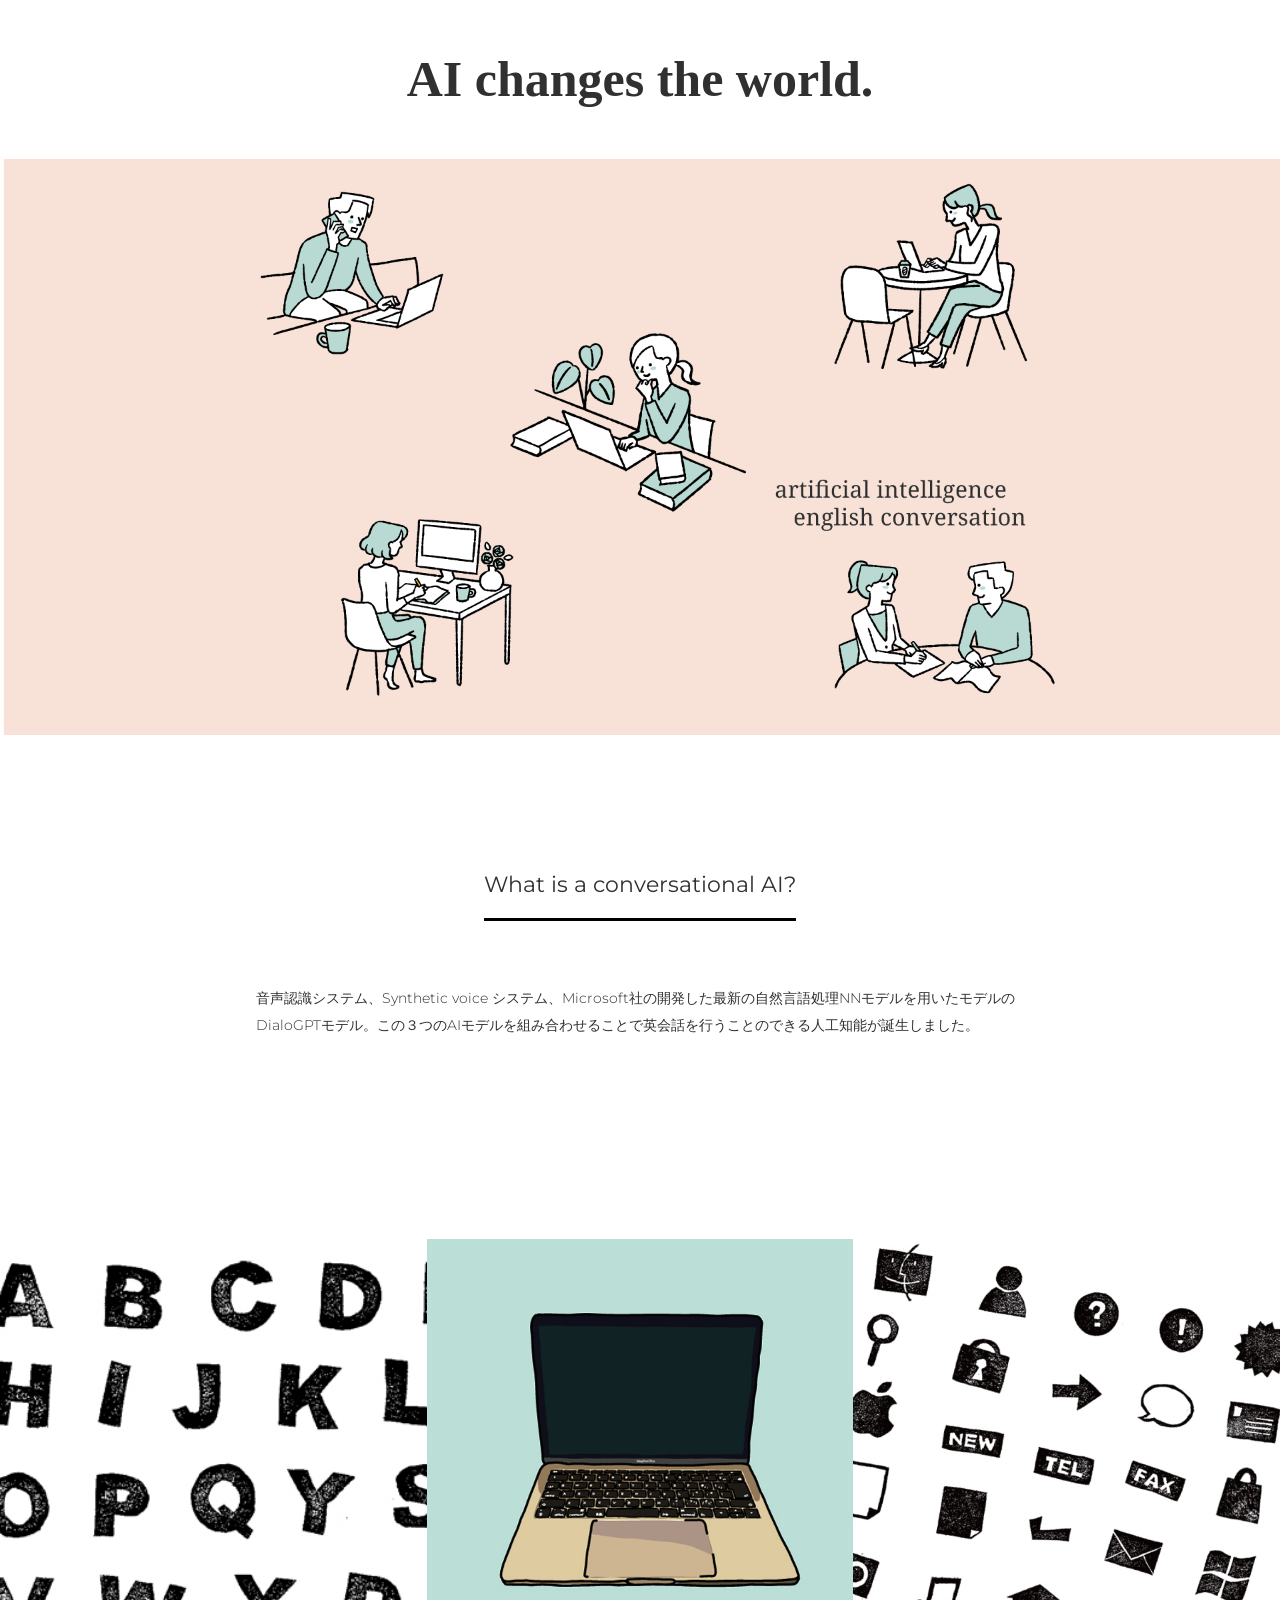
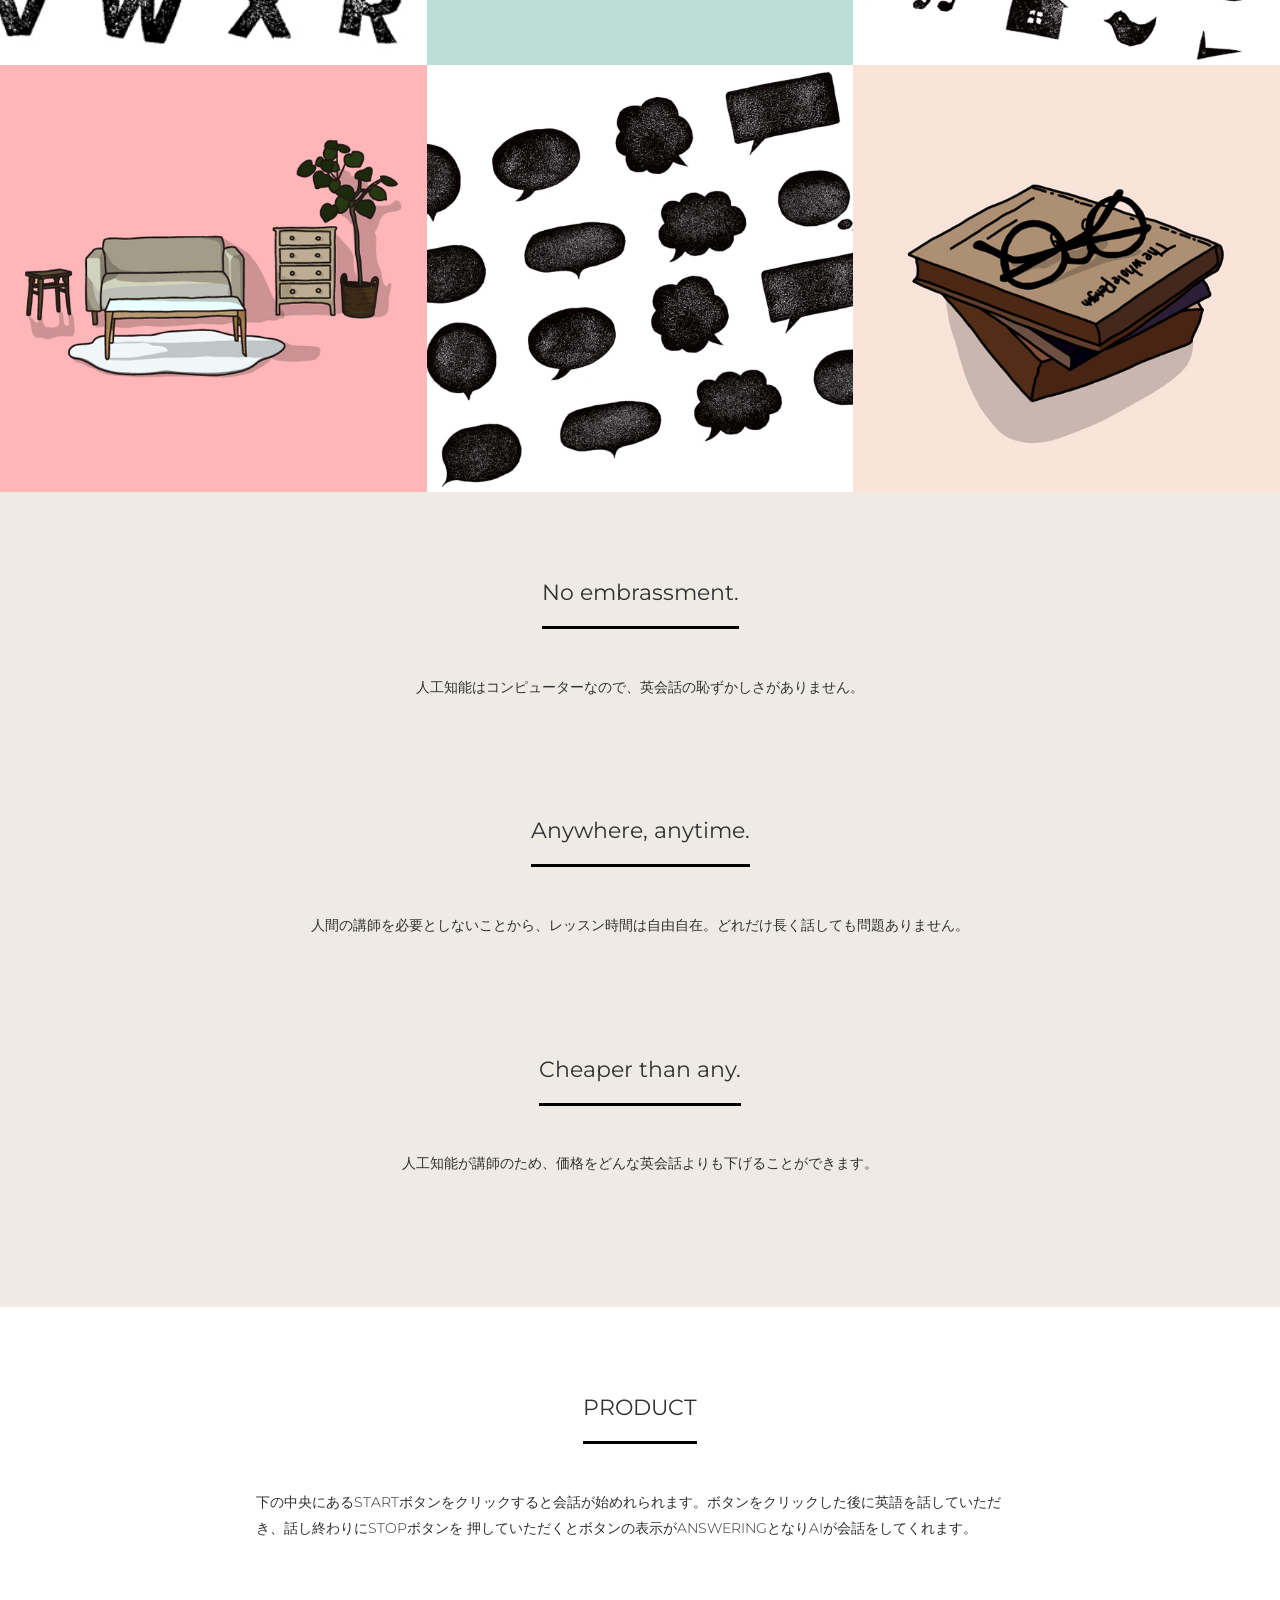
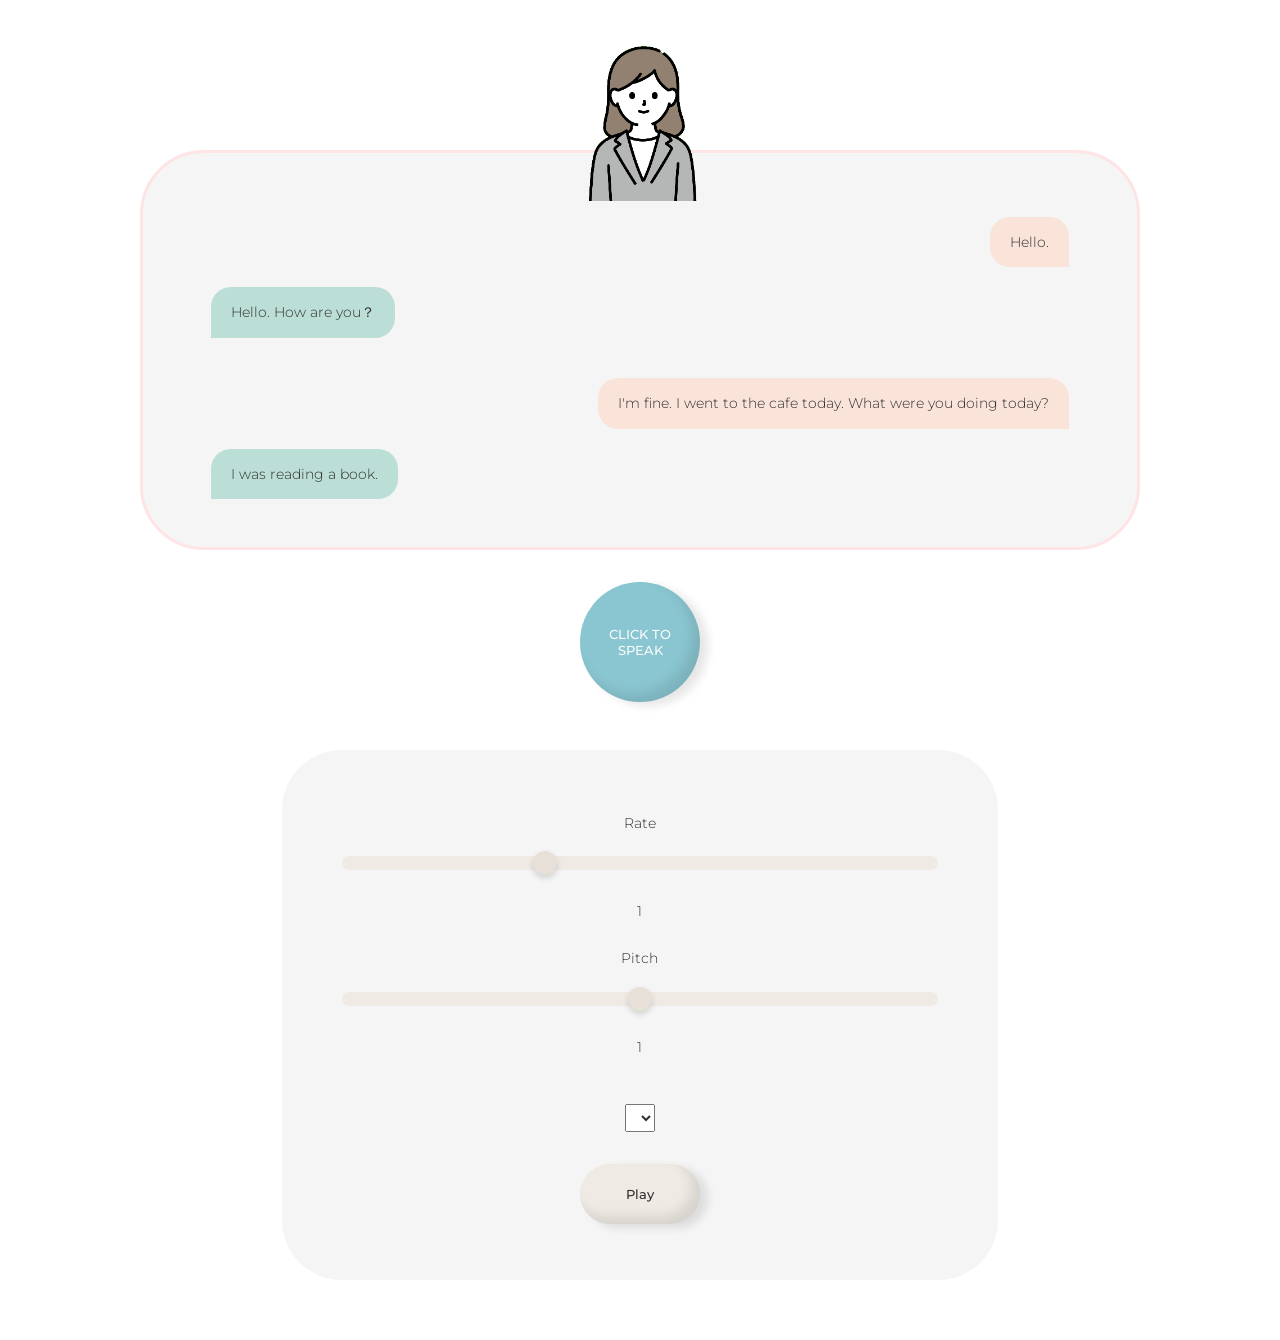
<file: apps/index.html>
<!DOCTYPE html>
<html lang="ja">
<head>
<script src="https://code.jquery.com/jquery-3.5.1.min.js"></script>
<script>
$(function () {
                $(".example4").click(function () {
                    $(this).toggleClass("click");
                });
            });

</script>
    <meta charset="UTF-8">
    <meta http-equiv="X-UA-Compatible" content="IE=edge, chrome=1">
    <meta name="viewport" content="width=device-width, initial-scale=1.0">
    <title>人工知能英会話</title>
    <link rel="stylesheet" href="style.css">
    <link rel="preconnect" href="https://fonts.googleapis.com">
    <link rel="preconnect" href="https://fonts.gstatic.com" crossorigin>
    <link href="https://fonts.googleapis.com/css2?family=Montserrat:wght@400;500&display=swap" rel="stylesheet">
</head>
<body>
    
    <!--説明部分-->
        <div id="wrapper">
            
        <div id="content">
            <h1> AI changes the world.</h1>
            <p id="mainImg"><img src="images/mainImg.png" alt=""></p>
            <!-- MESSAGE -->
            <section id="sec01">
                <header>
                    <h2><span>What is a conversational AI?</span></h2>
                </header>
                <div class="innerS">
                    音声認識システム、Synthetic voice
                    システム、Microsoft社の開発した最新の自然言語処理NNモデルを用いたモデルのDialoGPTモデル。この３つのAIモデルを組み合わせることで英会話を行うことのできる人工知能が誕生しました。
                </div>
            </section>
            <!-- // MESSAGE -->
            <!-- GALLERY -->
            <section id="sec02">
                <header>
                    <h2><span>GALLERY</span></h2>
                </header>
                <ul id="gallery">
                    <li><img src="images/photo01.jpg" width="360" height="350" alt=""></li>
                    <li><img src="images/photo02.jpg" width="360" height="350" alt=""></li>
                    <li><img src="images/photo03.jpg" width="360" height="350" alt=""></li>
                    <li><img src="images/photo04.jpg" width="360" height="350" alt=""></li>
                    <li><img src="images/photo05.jpg" width="360" height="350" alt=""></li>
                    <li><img src="images/photo06.jpg" width="360" height="350" alt=""></li>
                </ul>
                <div class="sec02-content">
                    <h2><span>No embrassment.</span></h2>
                    <div class="inner">
                        人工知能はコンピューターなので、英会話の恥ずかしさがありません。
                    </div>

                    <h2><span>Anywhere, anytime.</span></h2>
                    <div class="inner">
                        人間の講師を必要としないことから、レッスン時間は自由自在。どれだけ長く話しても問題ありません。
                    </div>
                    
                    <h2><span>Cheaper than any.</span></h2>
                    <div class="inner">
                        人工知能が講師のため、価格をどんな英会話よりも下げることができます。
                    </div>
                </div>
            </section>
            
            
        </div>
    </div>

    <!--英会話AI部分-->
    <section id="sec03">
    <header>
        <h2><span>PRODUCT</span></h2>
    </header>
    <div class="innerS">
        下の中央にあるSTARTボタンをクリックすると会話が始めれられます。ボタンをクリックした後に英語を話していただき、話し終わりにSTOPボタンを
        押していただくとボタンの表示がANSWERINGとなりAIが会話をしてくれます。
    </div>
    <div class="all">
        <div>
            <img src="images/person.gif" id="person">
        </div>
        <div class="test">
            <div class="all-content" id="english-chat">
                <!--pタグクラス指定したものの左右分けをする-->
                <p class="chat1" id="human">
                    Hello.
                </p>
                <p class="chat2" id="AI">Hello. How are you？</p>
                <p class="chat3" id="human">
                    I'm fine. I went to the cafe today. What were you doing today?
                </p>
                <p class="chat4" id="AI">I was reading a book.</p>
            </div>
        </div>
        
        <p>
            <button type="button" value="START &#13;&#10;SPEAKING" class="example4" onclick="fuga();" id="button">
                CLICK TO<br>SPEAK
            </button>
        </p>
    </div>
    <form>
        <div>
            <label for="rate">Rate</label><input type="range" min="0.5" max="2" value="1" step="0.1" id="rate">
            <div class="rate-value">1</div>
            <div class="clearfix"></div>
        </div>
        <div>
            <label for="pitch">Pitch</label><input type="range" min="0" max="2" value="1" step="0.1" id="pitch">
            <div class="pitch-value">1</div>
            <div class="clearfix"></div>
        </div>
        <select>
        </select>
        <div class="controls">
            <button id="play" type="submit">Play</button>
        </div>
        </form>

</section>
<script src="index.js"> </script>
</body>
</html>
</file>
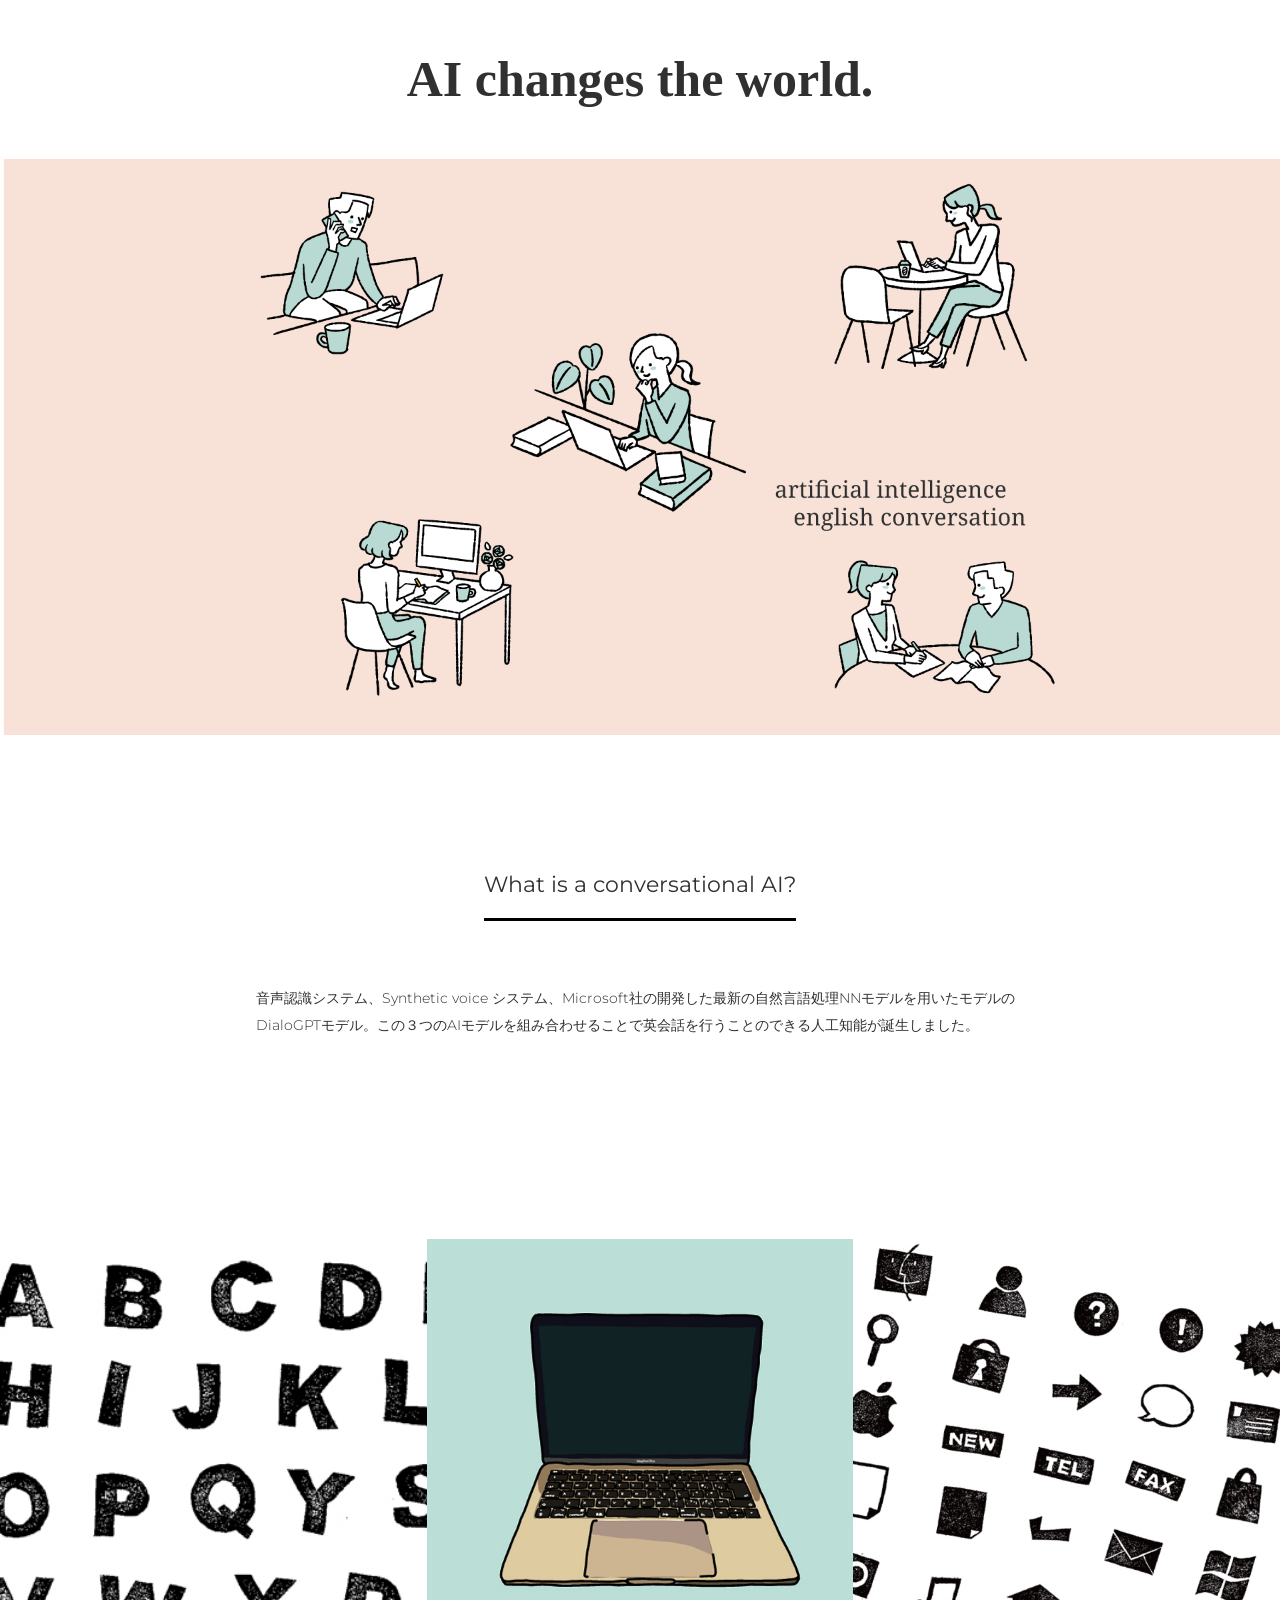
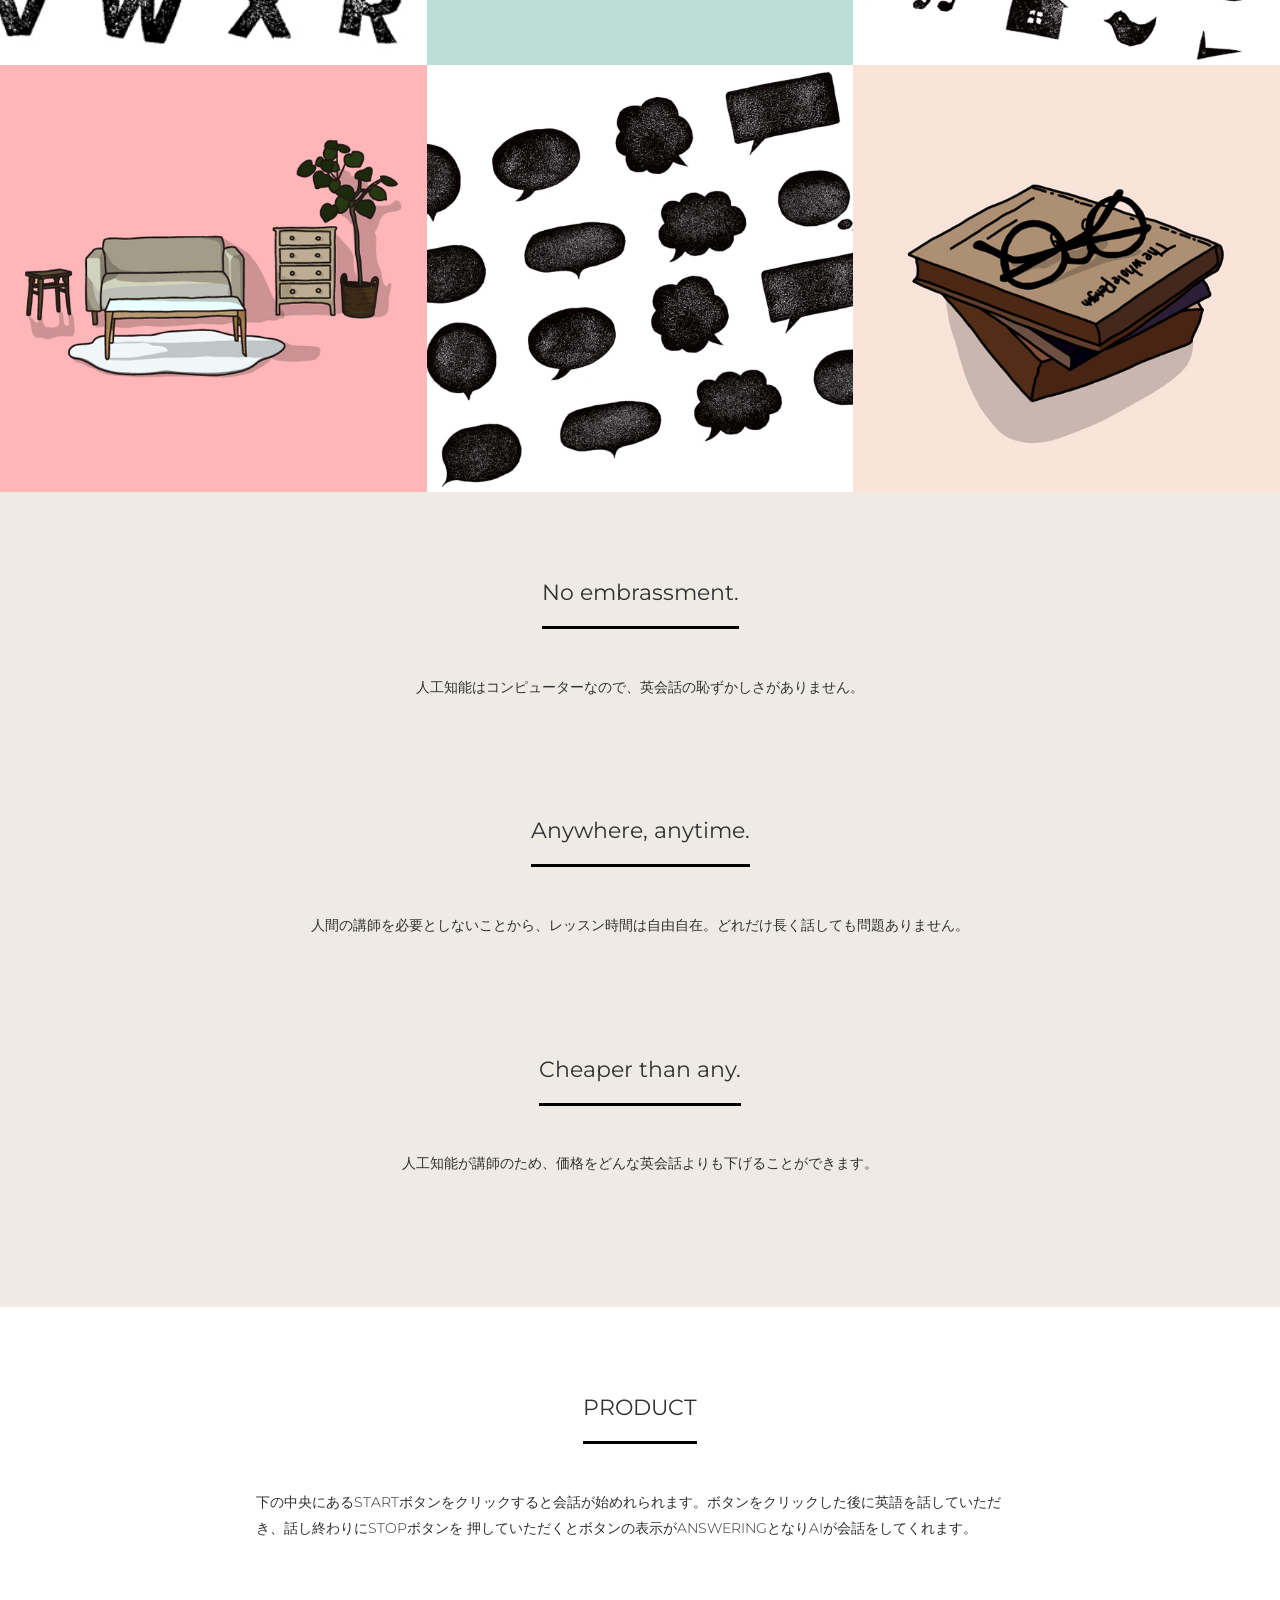
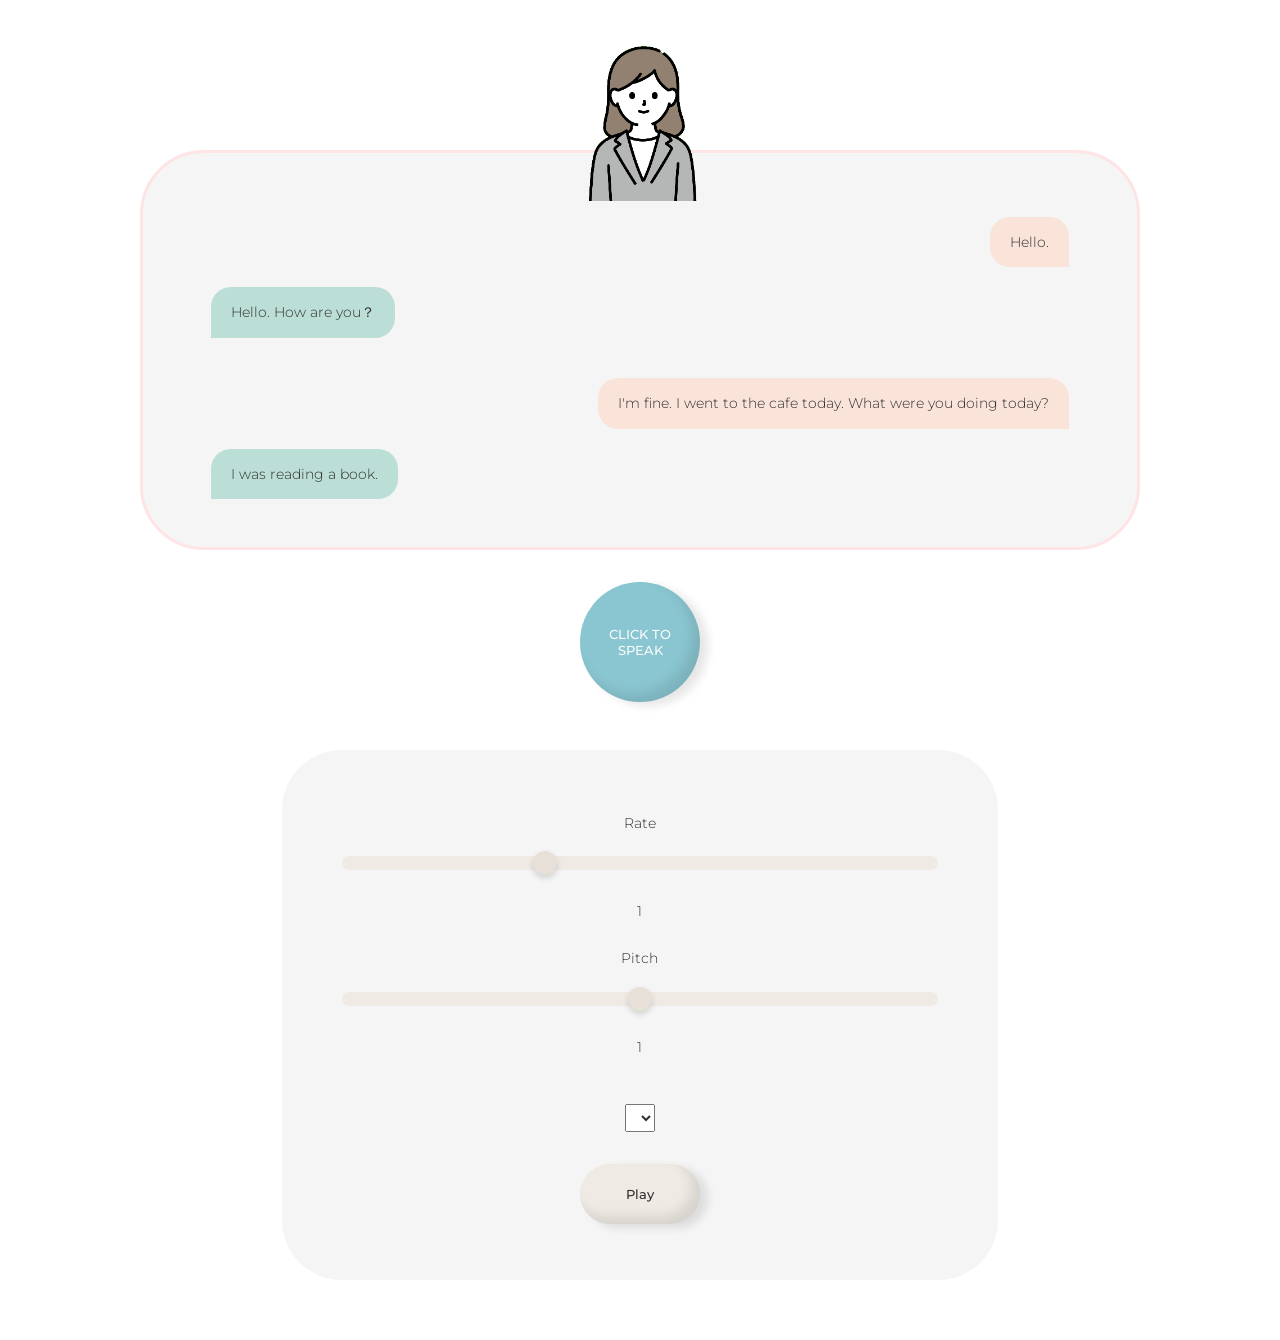
<file: templates/index.html>
<!DOCTYPE html>
<html lang="ja">
<head>
<script src="https://code.jquery.com/jquery-3.5.1.min.js"></script>
<script>
$(function () {
                $(".example4").click(function () {
                    $(this).toggleClass("click");
                });
            });

</script>
    <meta charset="UTF-8">
    <meta http-equiv="X-UA-Compatible" content="IE=edge, chrome=1">
    <meta name="viewport" content="width=device-width, initial-scale=1.0">
    <title>人工知能英会話</title>
    <link rel="stylesheet" href="../static/css/style.css">
    <link rel="preconnect" href="https://fonts.googleapis.com">
    <link rel="preconnect" href="https://fonts.gstatic.com" crossorigin>
    <link href="https://fonts.googleapis.com/css2?family=Montserrat:wght@400;500&display=swap" rel="stylesheet">
</head>
<body>
    <!--説明部分-->
        <div id="wrapper">
            
        <div id="content">
            <h1> AI changes the world.</h1>
            <p id="mainImg"><img src="../static/images/mainImg.png" alt=""></p>
            <!-- MESSAGE -->
            <section id="sec01">
                <header>
                    <h2><span>What is a conversational AI?</span></h2>
                </header>
                <div class="innerS">
                    音声認識システム、Synthetic voice
                    システム、Microsoft社の開発した最新の自然言語処理NNモデルを用いたモデルのDialoGPTモデル。この３つのAIモデルを組み合わせることで英会話を行うことのできる人工知能が誕生しました。
                </div>
            </section>
            <!-- // MESSAGE -->
            <!-- GALLERY -->
            <section id="sec02">
                <header>
                    <h2><span>GALLERY</span></h2>
                </header>
                <ul id="gallery">
                    <li><img src="../static/images/photo01.jpg" width="360" height="350" alt=""></li>
                    <li><img src="../static/images/photo02.jpg" width="360" height="350" alt=""></li>
                    <li><img src="../static/images/photo03.jpg" width="360" height="350" alt=""></li>
                    <li><img src="../static/images/photo04.jpg" width="360" height="350" alt=""></li>
                    <li><img src="../static/images/photo05.jpg" width="360" height="350" alt=""></li>
                    <li><img src="../static/images/photo06.jpg" width="360" height="350" alt=""></li>
                </ul>
                <div class="sec02-content">
                    <h2><span>No embrassment.</span></h2>
                    <div class="inner">
                        人工知能はコンピューターなので、英会話の恥ずかしさがありません。
                    </div>

                    <h2><span>Anywhere, anytime.</span></h2>
                    <div class="inner">
                        人間の講師を必要としないことから、レッスン時間は自由自在。どれだけ長く話しても問題ありません。
                    </div>
                    
                    <h2><span>Cheaper than any.</span></h2>
                    <div class="inner">
                        人工知能が講師のため、価格をどんな英会話よりも下げることができます。
                    </div>
                </div>
            </section>
        </div>
    </div>

    <!--英会話AI部分-->
    <section id="sec03">
    <header>
        <h2><span>PRODUCT</span></h2>
    </header>
    <div class="innerS">
        下の中央にあるSTARTボタンをクリックすると会話が始めれられます。ボタンをクリックした後に英語を話していただき、話し終わりにSTOPボタンを
        押していただくとボタンの表示がANSWERINGとなりAIが会話をしてくれます。
    </div>
    <div class="all">
        <div>
            <img src="../static/images/person.gif" id="person">
        </div>
        <div class="test">
            <div class="all-content" id="english-chat">
                <!--pタグクラス指定したものの左右分けをする-->
                <p class="chat1" id="human">
                    Hello.
                </p>
                <p class="chat2" id="AI">Hello. How are you？</p>
                <p class="chat3" id="human">
                    I'm fine. I went to the cafe today. What were you doing today?
                </p>
                <p class="chat4" id="AI">I was reading a book.</p>
            </div>
        </div>
        
        <p>
            <button type="button" value="START &#13;&#10;SPEAKING" class="example4" onclick="fuga();" id="button">
                CLICK TO<br>SPEAK
            </button>
        </p>
    </div>
    <form>
        <div>
            <label for="rate">Rate</label><input type="range" min="0.5" max="2" value="1" step="0.1" id="rate">
            <div class="rate-value">1</div>
            <div class="clearfix"></div>
        </div>
        <div>
            <label for="pitch">Pitch</label><input type="range" min="0" max="2" value="1" step="0.1" id="pitch">
            <div class="pitch-value">1</div>
            <div class="clearfix"></div>
        </div>
        <select>
        </select>
        <div class="controls">
            <button id="play" type="submit">Play</button>
        </div>
        </form>

</section>
<script src="../static/js/index.js"> </script>
</body>
</html>
</file>
<file: apps/style.css>
* {
	padding: 0;
	margin: 0;
	box-sizing: border-box;
	font-family: 'Montserrat', sans-serif;
	color: #303030;
}

/*説明部分*/
@import url(http://fonts.googleapis.com/earlyaccess/notosansjp.css);

/* reset */
body,div,dl,dt,dd,ul,ol,li,h1,h2,h3,h4,h5,h6,pre,form,fieldset,input,textarea,p,blockquote,th,td{margin:0;padding:0;}
address,caption,cite,code,dfn,em,strong,th,var{font-style:normal;}
ul{list-style:none;}
table{border-collapse:collapse;border-spacing:0;}
caption,th{text-align:left;}
q:before,q:after{content:'';}
object,embed{vertical-align:top;}
legend{display:none;}
h1,h2,h3,h4,h5,h6{font-size:100%;}
img,abbr,acronym,fieldset{border:0;}

body{
font: 14px/1.9 'Noto Sans JP', Arial, Verdana, 游ゴシック, YuGothic,'ヒラギノ角ゴ ProN W3', 'Hiragino Kaku Gothic ProN', メイリオ, Meiryo,sans-serif;
font-weight: 300;
-webkit-text-size-adjust:100%;
overflow-x: hidden;
color: #000;
background: #fff;
}

a{
color: #0066ff;
text-decoration: none;
}

a:hover, .active{
text-decoration: underline;
}

a:active, a:focus,input:active, input:focus{outline:0;}


/* ヘッダー
------------------------------------------------------------*/
#mainnav a{
color: #000;
font-family: 'Modern Antiqua', 'Noto Sans JP',serif;
}


/* フッター
------------------------------------------------------------*/
#footer{
clear: both;
padding: 40px 10px 40px 0;
text-align: center;
font-size: 12px;
}

/*top*/
#mainImg img{
width: 100%;
}


/* 共通
------------------------------------------------------------*/
h1{
width: 60%;
margin: 32px auto;
font-size: 50px;
font-weight:bold;
text-align: center;
}

h1, h2{
font-family: 'Times New Roman', 'odern Antiqua', 'Noto Sans JP',serif;
}

img{
max-width: 100%;
height: auto;
}

section{
clear: both;
}

section h2{
width: 60%;
margin: 40px auto;
margin-bottom:80px;
font-size: 22px;
font-weight:normal;
text-align: center;
}

section h2 span {
padding-bottom: 20px;
border-bottom: 3px solid #000;
}

.inner{
width: 80%;
margin: 0 auto;
padding-bottom: 50px;
}

#sec01{
margin: 120px 0;
}

#sec03 .inner, #sec04 .inner{
border-bottom: 1px solid #a0a0a0;
}

.innerS{
width: 60%;
margin: 0 auto;
padding-bottom: 80px;
}


/* SEC02 Gallery
------------------------------------------------------------*/
#sec02 h2{
width: 60%;
margin: 60px auto;
font-size: 22px;
font-weight:normal;
}

#sec02 h2 span {	
border-bottom: 3px solid #000;
}

#sec02 .inner{
text-align: center;
}

#sec02{
padding: 0 !important;
background: #efebe4;
}

#sec02 header{
display: none;
}

#gallery{
overflow: hidden;
}

#gallery li{
float: left;
width: calc(100%/3);
line-height: 0;
}
#gallery li.full{
width: 100%;
}


#gallery img{
display: block;
width: 100%;
height: auto;
}

.sec02-content{
margin: 80px auto;
padding-bottom: 80px;
}


/* SEC03 BRAND
------------------------------------------------------------*/
.col4 .img{
margin: 0 auto;
}

#sec03{
text-align: center;
}

#sec03 h2{
width: 60%;
margin: 60px auto;
text-align: center;
font-size: 22px;
font-weight:normal;
}

#sec03 h2 span {	
border-bottom: 3px solid #000;
}

#sec03 .innerS{
text-align: left;
}

/*英会話AIの部分*/

.all{
text-align: center;
}

div img{
position: relative;
top: 0px;
width: 14%;
}

.test{
width: 1000px;
height: 400px;
background: #f5f5f5;
margin: -60px auto;
margin-bottom: 32px;
padding: 24px 12px;
border-radius: 64px;
border: 3px solid #ffe3e5;
}

#english-chat{
display: flex;
flex-flow: column;
justify-content: space-between;
}

#AI{
float: left;
background-color: #bbded6;
padding: 12px 20px;
margin: 20px 0 0 56px;
text-align: left;
border-radius: 20px 20px 20px 0;
margin-right: auto;
}

#human{
float: right;
background-color: #fae3d9;
padding: 12px 20px;
margin: 40px 56px 0 40px;
text-align: right;
border-radius: 20px 20px 0 20px;
margin-left: auto;
}

/*
#english-chat p{
width: fit-content;
background-color: #bbded6;
margin: 20px 0 0 56px;
padding: 12px 20px;
text-align: left;
border-radius: 20px 20px 20px 0;
}

#english-chat p:nth-child(odd){
width: fit-content;
flex-direction: row-reverse;
background-color: #fae3d9;
margin: 40px 56px 0 40px;
padding: 12px 20px;
text-align: right;
border-radius: 20px 20px 0 20px;
margin-left: auto;
}

*/

.example4{
font-weight: 500;
margin-bottom: 24px;
width: 120px;
height: 120px;
background: #8ac6d1;
color: #fbfbfb;
padding: 10px;
box-sizing: border-box;
text-align: center;
text-decoration: none;
border-radius: 60px;
cursor: pointer;
border: none;
box-shadow: 8px 4px 10px rgb(0, 0, 0,0.1),
-8px -8px 12px rgba(0,0,0,0.1) inset;
}

.example4.click{
background: #ffb6b9;
color: #fbfbfb;
box-shadow: 8px 4px 10px rgb(0, 0, 0,0.1),
8px 8px 12px rgba(0,0,0,0.1) inset;
}

form{
width: 56%;
background: #f5f5f5;
margin: 60px auto;
margin-top: 24px;
padding: 60px;
padding-bottom: 56px;
text-align: center;
border-radius: 60px;
}

form div input[type="range"]{
-webkit-appearance: none; /* 🚩これ無しだとスタイルがほぼ全く反映されないので注意 */
appearance: none;
cursor: pointer; /* カーソルを分かりやすく */
outline: none; /* スライダーのアウトラインは見た目がキツイので消す */
height: 14px; /* バーの高さ */
width: 100%; /* バーの幅 */
background: #efebe4; /* バーの背景色 */
border-radius: 10px; /* バーの両端の丸み */
border: solid 0px #efebe4; /* バー周囲の線 */
margin: 20px auto;
}

/* WebKit向けのつまみ */
form div input[type="range"]::-webkit-slider-thumb {
-webkit-appearance: none; /*  🚩デフォルトのつまみのスタイルを解除 */
background: #e6e0d8; /* 背景色 */
width: 24px; /* 幅 */
height: 24px; /* 高さ */
border-radius: 50%; /* 円形に */
box-shadow: 0px 3px 6px 0px rgba(0, 0, 0, 0.15); /* 影 */
}

/* Moz向けのつまみ */
form div input[type="range"]::-moz-range-thumb {
background: #e6e0d8; /* 背景色 */
width: 24px; /* 幅 */
height: 24px; /* 高さ */
border-radius: 50%; /* 円形に */
box-shadow: 0px 3px 6px 0px rgba(0, 0, 0, 0.15); /* 影 */
border: none; /* デフォルトの線を消す */
}

/* Firefoxで点線が周りに表示されてしまう問題の解消 */
form div input[type="range"]::-moz-focus-outer {
border: 0;
}

/* つまみをドラッグしているときのスタイル */
form div input[type="range"]:active::-webkit-slider-thumb {
box-shadow: 0px 5px 10px -2px rgba(0, 0, 0, 0.3);
}

.rate-value{
margin: 8px auto;
margin-bottom: 20px;
}

.pitch-value{
margin: 8px auto;
margin-bottom: 20px;
}

select{
margin-top: 24px;
padding: 4px;
}

.controls{
margin: 32px auto;
margin-bottom: 0;

}

#play{
font-weight: 500;
width: 120px;
height: 60px;
background: #efebe4;
color: #303030;
padding: 8px;
box-sizing: border-box;
text-align: center;
text-decoration: none;
border-radius: 60px;
cursor: pointer;
border: none;
box-shadow: 8px 4px 10px rgb(0, 0, 0,0.1),
-8px -8px 12px rgba(0,0,0,0.1) inset;
}

#play:hover{
background: #e6e0d8;
}
</file>
<file: static/css/style.css>
* {
	padding: 0;
	margin: 0;
	box-sizing: border-box;
	font-family: 'Montserrat', sans-serif;
	color: #303030;
}

/*説明部分*/
@import url(http://fonts.googleapis.com/earlyaccess/notosansjp.css);

/* reset */
body,div,dl,dt,dd,ul,ol,li,h1,h2,h3,h4,h5,h6,pre,form,fieldset,input,textarea,p,blockquote,th,td{margin:0;padding:0;}
address,caption,cite,code,dfn,em,strong,th,var{font-style:normal;}
ul{list-style:none;}
table{border-collapse:collapse;border-spacing:0;}
caption,th{text-align:left;}
q:before,q:after{content:'';}
object,embed{vertical-align:top;}
legend{display:none;}
h1,h2,h3,h4,h5,h6{font-size:100%;}
img,abbr,acronym,fieldset{border:0;}

body{
font: 14px/1.9 'Noto Sans JP', Arial, Verdana, 游ゴシック, YuGothic,'ヒラギノ角ゴ ProN W3', 'Hiragino Kaku Gothic ProN', メイリオ, Meiryo,sans-serif;
font-weight: 300;
-webkit-text-size-adjust:100%;
overflow-x: hidden;
color: #000;
background: #fff;
}

a{
color: #0066ff;
text-decoration: none;
}

a:hover, .active{
text-decoration: underline;
}

a:active, a:focus,input:active, input:focus{outline:0;}


/* ヘッダー
------------------------------------------------------------*/
#mainnav a{
color: #000;
font-family: 'Modern Antiqua', 'Noto Sans JP',serif;
}


/* フッター
------------------------------------------------------------*/
#footer{
clear: both;
padding: 40px 10px 40px 0;
text-align: center;
font-size: 12px;
}

/*top*/
#mainImg img{
width: 100%;
}


/* 共通
------------------------------------------------------------*/
h1{
width: 60%;
margin: 32px auto;
font-size: 50px;
font-weight:bold;
text-align: center;
}

h1, h2{
font-family: 'Times New Roman', 'odern Antiqua', 'Noto Sans JP',serif;
}

img{
max-width: 100%;
height: auto;
}

section{
clear: both;
}

section h2{
width: 60%;
margin: 40px auto;
margin-bottom:80px;
font-size: 22px;
font-weight:normal;
text-align: center;
}

section h2 span {
padding-bottom: 20px;
border-bottom: 3px solid #000;
}

.inner{
width: 80%;
margin: 0 auto;
padding-bottom: 50px;
}

#sec01{
margin: 120px 0;
}

#sec03 .inner, #sec04 .inner{
border-bottom: 1px solid #a0a0a0;
}

.innerS{
width: 60%;
margin: 0 auto;
padding-bottom: 80px;
}


/* SEC02 Gallery
------------------------------------------------------------*/
#sec02 h2{
width: 60%;
margin: 60px auto;
font-size: 22px;
font-weight:normal;
}

#sec02 h2 span {	
border-bottom: 3px solid #000;
}

#sec02 .inner{
text-align: center;
}

#sec02{
padding: 0 !important;
background: #efebe4;
}

#sec02 header{
display: none;
}

#gallery{
overflow: hidden;
}

#gallery li{
float: left;
width: calc(100%/3);
line-height: 0;
}
#gallery li.full{
width: 100%;
}


#gallery img{
display: block;
width: 100%;
height: auto;
}

.sec02-content{
margin: 80px auto;
padding-bottom: 80px;
}


/* SEC03 BRAND
------------------------------------------------------------*/
.col4 .img{
margin: 0 auto;
}

#sec03{
text-align: center;
}

#sec03 h2{
width: 60%;
margin: 60px auto;
text-align: center;
font-size: 22px;
font-weight:normal;
}

#sec03 h2 span {	
border-bottom: 3px solid #000;
}

#sec03 .innerS{
text-align: left;
}

/*英会話AIの部分*/

.all{
text-align: center;
}

div img{
position: relative;
top: 0px;
width: 14%;
}

.test{
width: 1000px;
height: 400px;
background: #f5f5f5;
margin: -60px auto;
margin-bottom: 32px;
padding: 24px 12px;
border-radius: 64px;
border: 3px solid #ffe3e5;
}

#english-chat{
display: flex;
flex-flow: column;
justify-content: space-between;
}

#AI{
float: left;
background-color: #bbded6;
padding: 12px 20px;
margin: 20px 0 0 56px;
text-align: left;
border-radius: 20px 20px 20px 0;
margin-right: auto;
}

#human{
float: right;
background-color: #fae3d9;
padding: 12px 20px;
margin: 40px 56px 0 40px;
text-align: right;
border-radius: 20px 20px 0 20px;
margin-left: auto;
}

/*
#english-chat p{
width: fit-content;
background-color: #bbded6;
margin: 20px 0 0 56px;
padding: 12px 20px;
text-align: left;
border-radius: 20px 20px 20px 0;
}

#english-chat p:nth-child(odd){
width: fit-content;
flex-direction: row-reverse;
background-color: #fae3d9;
margin: 40px 56px 0 40px;
padding: 12px 20px;
text-align: right;
border-radius: 20px 20px 0 20px;
margin-left: auto;
}

*/

.example4{
font-weight: 500;
margin-bottom: 24px;
width: 120px;
height: 120px;
background: #8ac6d1;
color: #fbfbfb;
padding: 10px;
box-sizing: border-box;
text-align: center;
text-decoration: none;
border-radius: 60px;
cursor: pointer;
border: none;
box-shadow: 8px 4px 10px rgb(0, 0, 0,0.1),
-8px -8px 12px rgba(0,0,0,0.1) inset;
}

.example4.click{
background: #ffb6b9;
color: #fbfbfb;
box-shadow: 8px 4px 10px rgb(0, 0, 0,0.1),
8px 8px 12px rgba(0,0,0,0.1) inset;
}

form{
width: 56%;
background: #f5f5f5;
margin: 60px auto;
margin-top: 24px;
padding: 60px;
padding-bottom: 56px;
text-align: center;
border-radius: 60px;
}

form div input[type="range"]{
-webkit-appearance: none; /* 🚩これ無しだとスタイルがほぼ全く反映されないので注意 */
appearance: none;
cursor: pointer; /* カーソルを分かりやすく */
outline: none; /* スライダーのアウトラインは見た目がキツイので消す */
height: 14px; /* バーの高さ */
width: 100%; /* バーの幅 */
background: #efebe4; /* バーの背景色 */
border-radius: 10px; /* バーの両端の丸み */
border: solid 0px #efebe4; /* バー周囲の線 */
margin: 20px auto;
}

/* WebKit向けのつまみ */
form div input[type="range"]::-webkit-slider-thumb {
-webkit-appearance: none; /*  🚩デフォルトのつまみのスタイルを解除 */
background: #e6e0d8; /* 背景色 */
width: 24px; /* 幅 */
height: 24px; /* 高さ */
border-radius: 50%; /* 円形に */
box-shadow: 0px 3px 6px 0px rgba(0, 0, 0, 0.15); /* 影 */
}

/* Moz向けのつまみ */
form div input[type="range"]::-moz-range-thumb {
background: #e6e0d8; /* 背景色 */
width: 24px; /* 幅 */
height: 24px; /* 高さ */
border-radius: 50%; /* 円形に */
box-shadow: 0px 3px 6px 0px rgba(0, 0, 0, 0.15); /* 影 */
border: none; /* デフォルトの線を消す */
}

/* Firefoxで点線が周りに表示されてしまう問題の解消 */
form div input[type="range"]::-moz-focus-outer {
border: 0;
}

/* つまみをドラッグしているときのスタイル */
form div input[type="range"]:active::-webkit-slider-thumb {
box-shadow: 0px 5px 10px -2px rgba(0, 0, 0, 0.3);
}

.rate-value{
margin: 8px auto;
margin-bottom: 20px;
}

.pitch-value{
margin: 8px auto;
margin-bottom: 20px;
}

select{
margin-top: 24px;
padding: 4px;
}

.controls{
margin: 32px auto;
margin-bottom: 0;

}

#play{
font-weight: 500;
width: 120px;
height: 60px;
background: #efebe4;
color: #303030;
padding: 8px;
box-sizing: border-box;
text-align: center;
text-decoration: none;
border-radius: 60px;
cursor: pointer;
border: none;
box-shadow: 8px 4px 10px rgb(0, 0, 0,0.1),
-8px -8px 12px rgba(0,0,0,0.1) inset;
}

#play:hover{
background: #e6e0d8;
}
</file>
